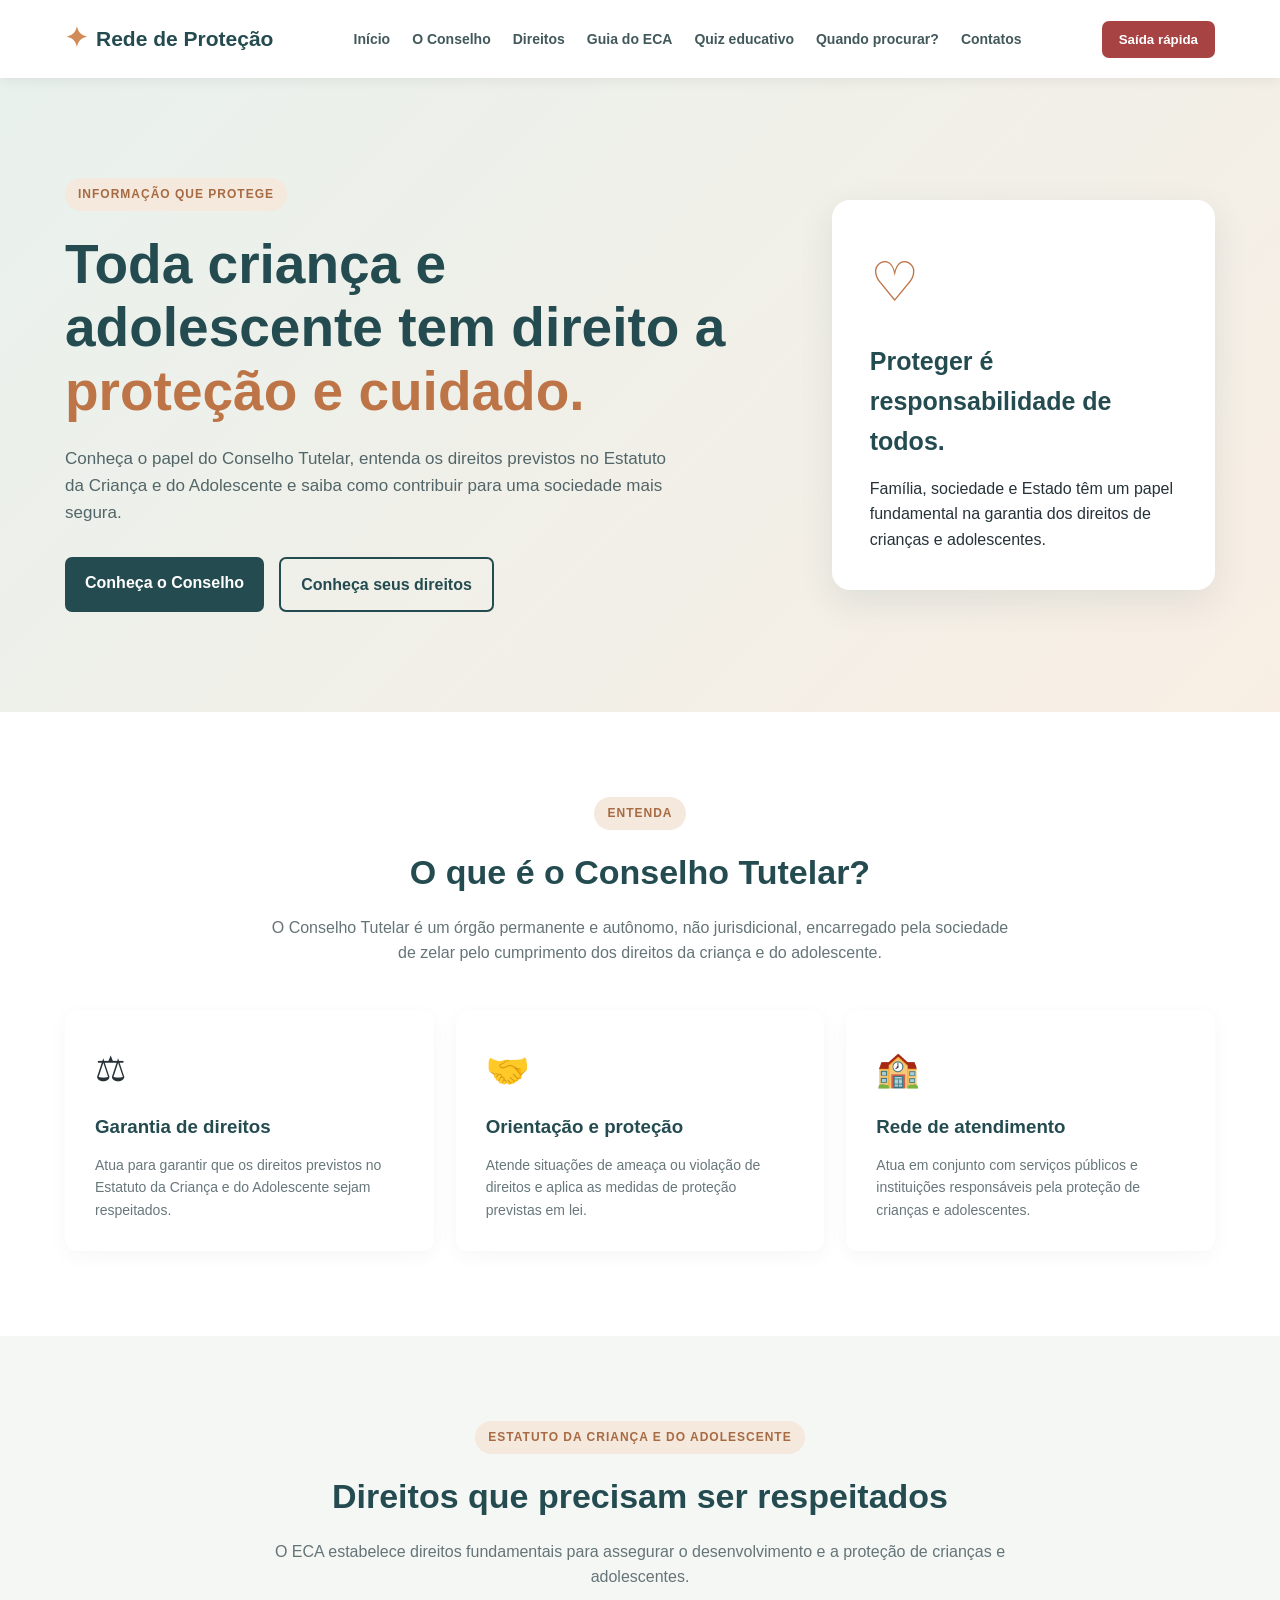
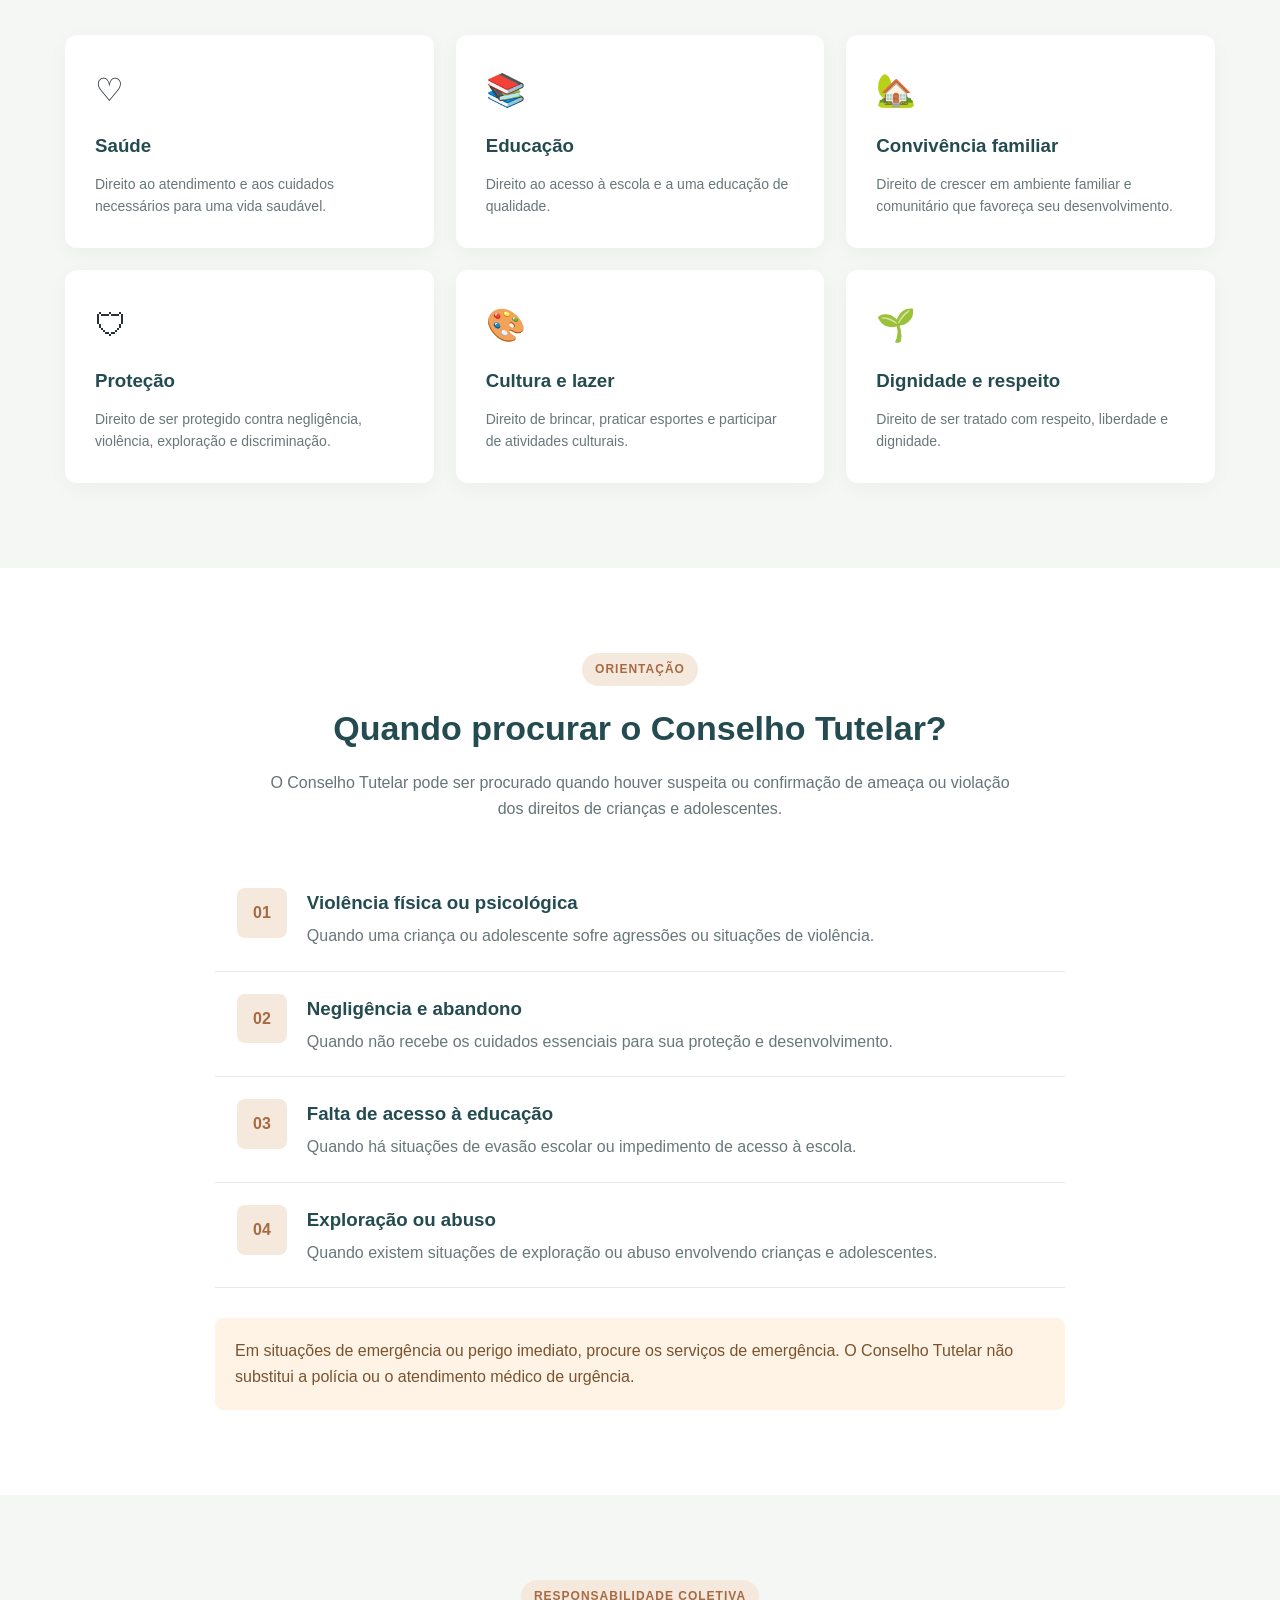
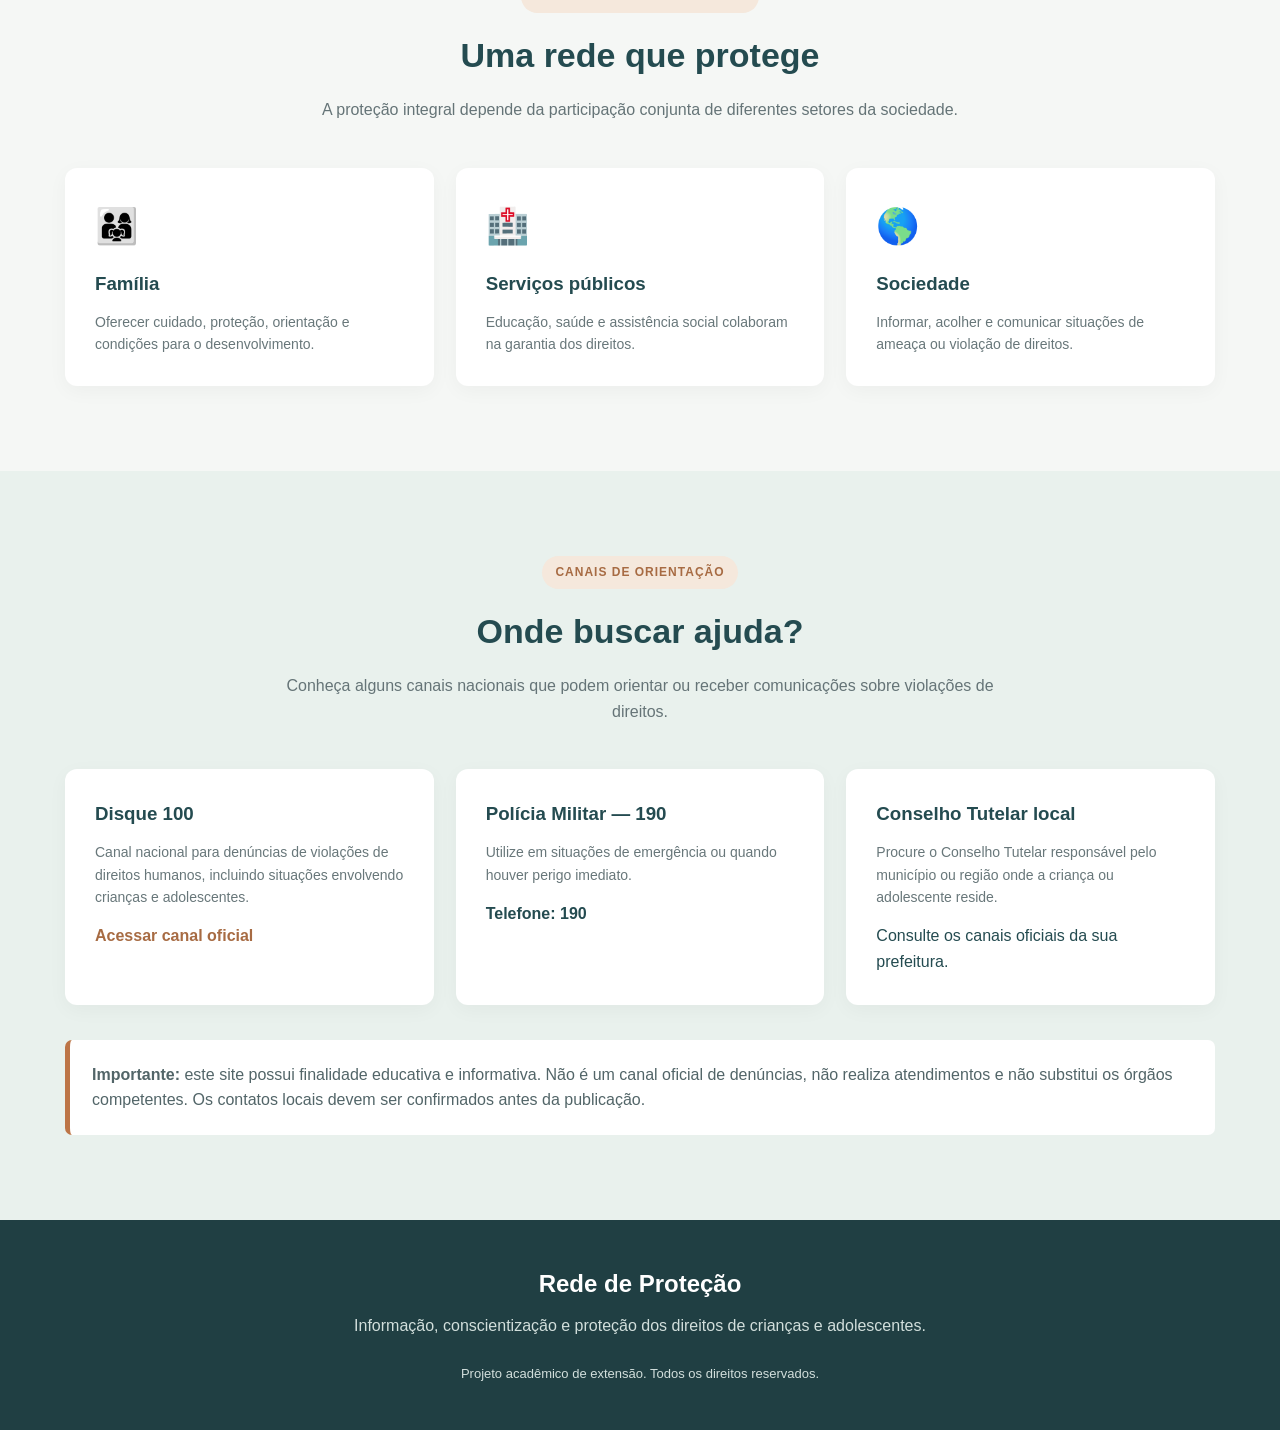
<file: frontend/index.html>
<!DOCTYPE html>
<html lang="pt-BR">
<head>
    <meta charset="UTF-8">
    <meta name="viewport" content="width=device-width, initial-scale=1.0">

    <meta name="description" content="Portal informativo sobre o Conselho Tutelar, os direitos das crianças e dos adolescentes e a rede de proteção.">

    <title>Rede de Proteção | Conselho Tutelar</title>

    <link rel="stylesheet" href="assets/styles.css">
    <script src="assets/script.js" defer></script>
</head>

<body>

    <a href="#conteudo" class="skip-link">
        Pular para o conteúdo
    </a>

    <header class="header">
        <div class="container header-content">

            <a href="#inicio" class="logo">
                <span class="logo-icon">✦</span>
                <span>Rede de Proteção</span>
            </a>

            <button class="menu-toggle"
                    id="menuToggle"
                    aria-label="Abrir menu"
                    aria-expanded="false">
                ☰
            </button>

            
                <nav class="navigation" id="navigation">
                     <a href="#inicio">Início</a>
                     <a href="#conselho">O Conselho</a>
                     <a href="#direitos">Direitos</a>
                     <a href="guia-eca.html">Guia do ECA</a>
                     <a href="quiz.html">Quiz educativo</a>
                     <a href="#quando-procurar">Quando procurar?</a>
                     <a href="#contatos">Contatos</a>
                </nav>


            <button class="quick-exit" id="quickExit">
                Saída rápida
            </button>

        </div>
    </header>

    <main id="conteudo">

        <!-- APRESENTAÇÃO -->
        <section class="hero" id="inicio">
            <div class="container hero-content">

                <div class="hero-text">
                    <span class="tag">Informação que protege</span>

                    <h1>
                        Toda criança e adolescente tem direito a
                        <span>proteção e cuidado.</span>
                    </h1>

                    <p>
                        Conheça o papel do Conselho Tutelar,
                        entenda os direitos previstos no Estatuto
                        da Criança e do Adolescente e saiba como
                        contribuir para uma sociedade mais segura.
                    </p>

                    <div class="hero-buttons">
                        <a href="#conselho" class="button primary">
                            Conheça o Conselho
                        </a>

                        <a href="#direitos" class="button secondary">
                            Conheça seus direitos
                        </a>
                    </div>
                </div>

                <div class="hero-card">
                    <div class="hero-symbol">♡</div>
                    <h2>Proteger é responsabilidade de todos.</h2>
                    <p>
                        Família, sociedade e Estado têm um papel
                        fundamental na garantia dos direitos
                        de crianças e adolescentes.
                    </p>
                </div>

            </div>
        </section>

        <!-- CONSELHO TUTELAR -->
        <section class="section" id="conselho">
            <div class="container">

                <div class="section-heading">
                    <span class="tag">Entenda</span>
                    <h2>O que é o Conselho Tutelar?</h2>

                    <p>
                        O Conselho Tutelar é um órgão permanente e
                        autônomo, não jurisdicional, encarregado pela
                        sociedade de zelar pelo cumprimento dos
                        direitos da criança e do adolescente.
                    </p>
                </div>

                <div class="info-grid">

                    <article class="info-card">
                        <div class="card-icon">⚖</div>
                        <h3>Garantia de direitos</h3>
                        <p>
                            Atua para garantir que os direitos
                            previstos no Estatuto da Criança e do
                            Adolescente sejam respeitados.
                        </p>
                    </article>

                    <article class="info-card">
                        <div class="card-icon">🤝</div>
                        <h3>Orientação e proteção</h3>
                        <p>
                            Atende situações de ameaça ou violação
                            de direitos e aplica as medidas de
                            proteção previstas em lei.
                        </p>
                    </article>

                    <article class="info-card">
                        <div class="card-icon">🏫</div>
                        <h3>Rede de atendimento</h3>
                        <p>
                            Atua em conjunto com serviços públicos
                            e instituições responsáveis pela
                            proteção de crianças e adolescentes.
                        </p>
                    </article>

                </div>

            </div>
        </section>

        <!-- DIREITOS -->
        <section class="section section-light" id="direitos">
            <div class="container">

                <div class="section-heading">
                    <span class="tag">Estatuto da Criança e do Adolescente</span>
                    <h2>Direitos que precisam ser respeitados</h2>

                    <p>
                        O ECA estabelece direitos fundamentais
                        para assegurar o desenvolvimento e a
                        proteção de crianças e adolescentes.
                    </p>
                </div>

                <div class="rights-grid">

                    <article class="right-card">
                        <span>♡</span>
                        <h3>Saúde</h3>
                        <p>
                            Direito ao atendimento e aos cuidados
                            necessários para uma vida saudável.
                        </p>
                    </article>

                    <article class="right-card">
                        <span>📚</span>
                        <h3>Educação</h3>
                        <p>
                            Direito ao acesso à escola e a uma
                            educação de qualidade.
                        </p>
                    </article>

                    <article class="right-card">
                        <span>🏡</span>
                        <h3>Convivência familiar</h3>
                        <p>
                            Direito de crescer em ambiente familiar
                            e comunitário que favoreça seu desenvolvimento.
                        </p>
                    </article>

                    <article class="right-card">
                        <span>🛡</span>
                        <h3>Proteção</h3>
                        <p>
                            Direito de ser protegido contra negligência,
                            violência, exploração e discriminação.
                        </p>
                    </article>

                    <article class="right-card">
                        <span>🎨</span>
                        <h3>Cultura e lazer</h3>
                        <p>
                            Direito de brincar, praticar esportes
                            e participar de atividades culturais.
                        </p>
                    </article>

                    <article class="right-card">
                        <span>🌱</span>
                        <h3>Dignidade e respeito</h3>
                        <p>
                            Direito de ser tratado com respeito,
                            liberdade e dignidade.
                        </p>
                    </article>

                </div>

            </div>
        </section>

        <!-- QUANDO PROCURAR -->
        <section class="section" id="quando-procurar">
            <div class="container">

                <div class="section-heading">
                    <span class="tag">Orientação</span>
                    <h2>Quando procurar o Conselho Tutelar?</h2>

                    <p>
                        O Conselho Tutelar pode ser procurado quando
                        houver suspeita ou confirmação de ameaça
                        ou violação dos direitos de crianças e adolescentes.
                    </p>
                </div>

                <div class="warning-list">

                    <article class="warning-item">
                        <span>01</span>
                        <div>
                            <h3>Violência física ou psicológica</h3>
                            <p>
                                Quando uma criança ou adolescente
                                sofre agressões ou situações de violência.
                            </p>
                        </div>
                    </article>

                    <article class="warning-item">
                        <span>02</span>
                        <div>
                            <h3>Negligência e abandono</h3>
                            <p>
                                Quando não recebe os cuidados
                                essenciais para sua proteção e desenvolvimento.
                            </p>
                        </div>
                    </article>

                    <article class="warning-item">
                        <span>03</span>
                        <div>
                            <h3>Falta de acesso à educação</h3>
                            <p>
                                Quando há situações de evasão escolar
                                ou impedimento de acesso à escola.
                            </p>
                        </div>
                    </article>

                    <article class="warning-item">
                        <span>04</span>
                        <div>
                            <h3>Exploração ou abuso</h3>
                            <p>
                                Quando existem situações de exploração
                                ou abuso envolvendo crianças e adolescentes.
                            </p>
                        </div>
                    </article>

                </div>

                <p class="important-note">
                    Em situações de emergência ou perigo imediato,
                    procure os serviços de emergência. O Conselho
                    Tutelar não substitui a polícia ou o atendimento
                    médico de urgência.
                </p>

            </div>
        </section>

        <!-- REDE DE PROTEÇÃO -->
        <section class="section section-light">
            <div class="container">

                <div class="section-heading">
                    <span class="tag">Responsabilidade coletiva</span>
                    <h2>Uma rede que protege</h2>

                    <p>
                        A proteção integral depende da participação
                        conjunta de diferentes setores da sociedade.
                    </p>
                </div>

                <div class="info-grid">

                    <article class="info-card">
                        <div class="card-icon">👨‍👩‍👧</div>
                        <h3>Família</h3>
                        <p>
                            Oferecer cuidado, proteção, orientação
                            e condições para o desenvolvimento.
                        </p>
                    </article>

                    <article class="info-card">
                        <div class="card-icon">🏥</div>
                        <h3>Serviços públicos</h3>
                        <p>
                            Educação, saúde e assistência social
                            colaboram na garantia dos direitos.
                        </p>
                    </article>

                    <article class="info-card">
                        <div class="card-icon">🌎</div>
                        <h3>Sociedade</h3>
                        <p>
                            Informar, acolher e comunicar situações
                            de ameaça ou violação de direitos.
                        </p>
                    </article>

                </div>

            </div>
        </section>

        <!-- CONTATOS -->
        <section class="section contact-section" id="contatos">
            <div class="container">

                <div class="section-heading">
                    <span class="tag">Canais de orientação</span>
                    <h2>Onde buscar ajuda?</h2>

                    <p>
                        Conheça alguns canais nacionais que podem
                        orientar ou receber comunicações sobre
                        violações de direitos.
                    </p>
                </div>

                <div class="contact-grid">

                    <article class="contact-card">
                        <h3>Disque 100</h3>
                        <p>
                            Canal nacional para denúncias de
                            violações de direitos humanos,
                            incluindo situações envolvendo
                            crianças e adolescentes.
                        </p>
                        <a href="https://www.gov.br/mdh/pt-br/ondh"
                           target="_blank"
                           rel="noopener noreferrer">
                            Acessar canal oficial
                        </a>
                    </article>

                    <article class="contact-card">
                        <h3>Polícia Militar — 190</h3>
                        <p>
                            Utilize em situações de emergência
                            ou quando houver perigo imediato.
                        </p>
                        <strong>Telefone: 190</strong>
                    </article>

                    <article class="contact-card">
                        <h3>Conselho Tutelar local</h3>
                        <p>
                            Procure o Conselho Tutelar responsável
                            pelo município ou região onde a criança
                            ou adolescente reside.
                        </p>
                        <span>
                            Consulte os canais oficiais da sua prefeitura.
                        </span>
                    </article>

                </div>

                <div class="disclaimer">
                    <strong>Importante:</strong>
                    este site possui finalidade educativa e informativa.
                    Não é um canal oficial de denúncias, não realiza
                    atendimentos e não substitui os órgãos competentes.
                    Os contatos locais devem ser confirmados antes da publicação.
                </div>

            </div>
        </section>

    </main>

    <footer class="footer">
        <div class="container">

            <h2>Rede de Proteção</h2>

            <p>
                Informação, conscientização e proteção dos direitos
                de crianças e adolescentes.
            </p>

            <p class="footer-copy">
                Projeto acadêmico de extensão.
                Todos os direitos reservados.
            </p>

        </div>
    </footer>

</body>
</html>
</file>
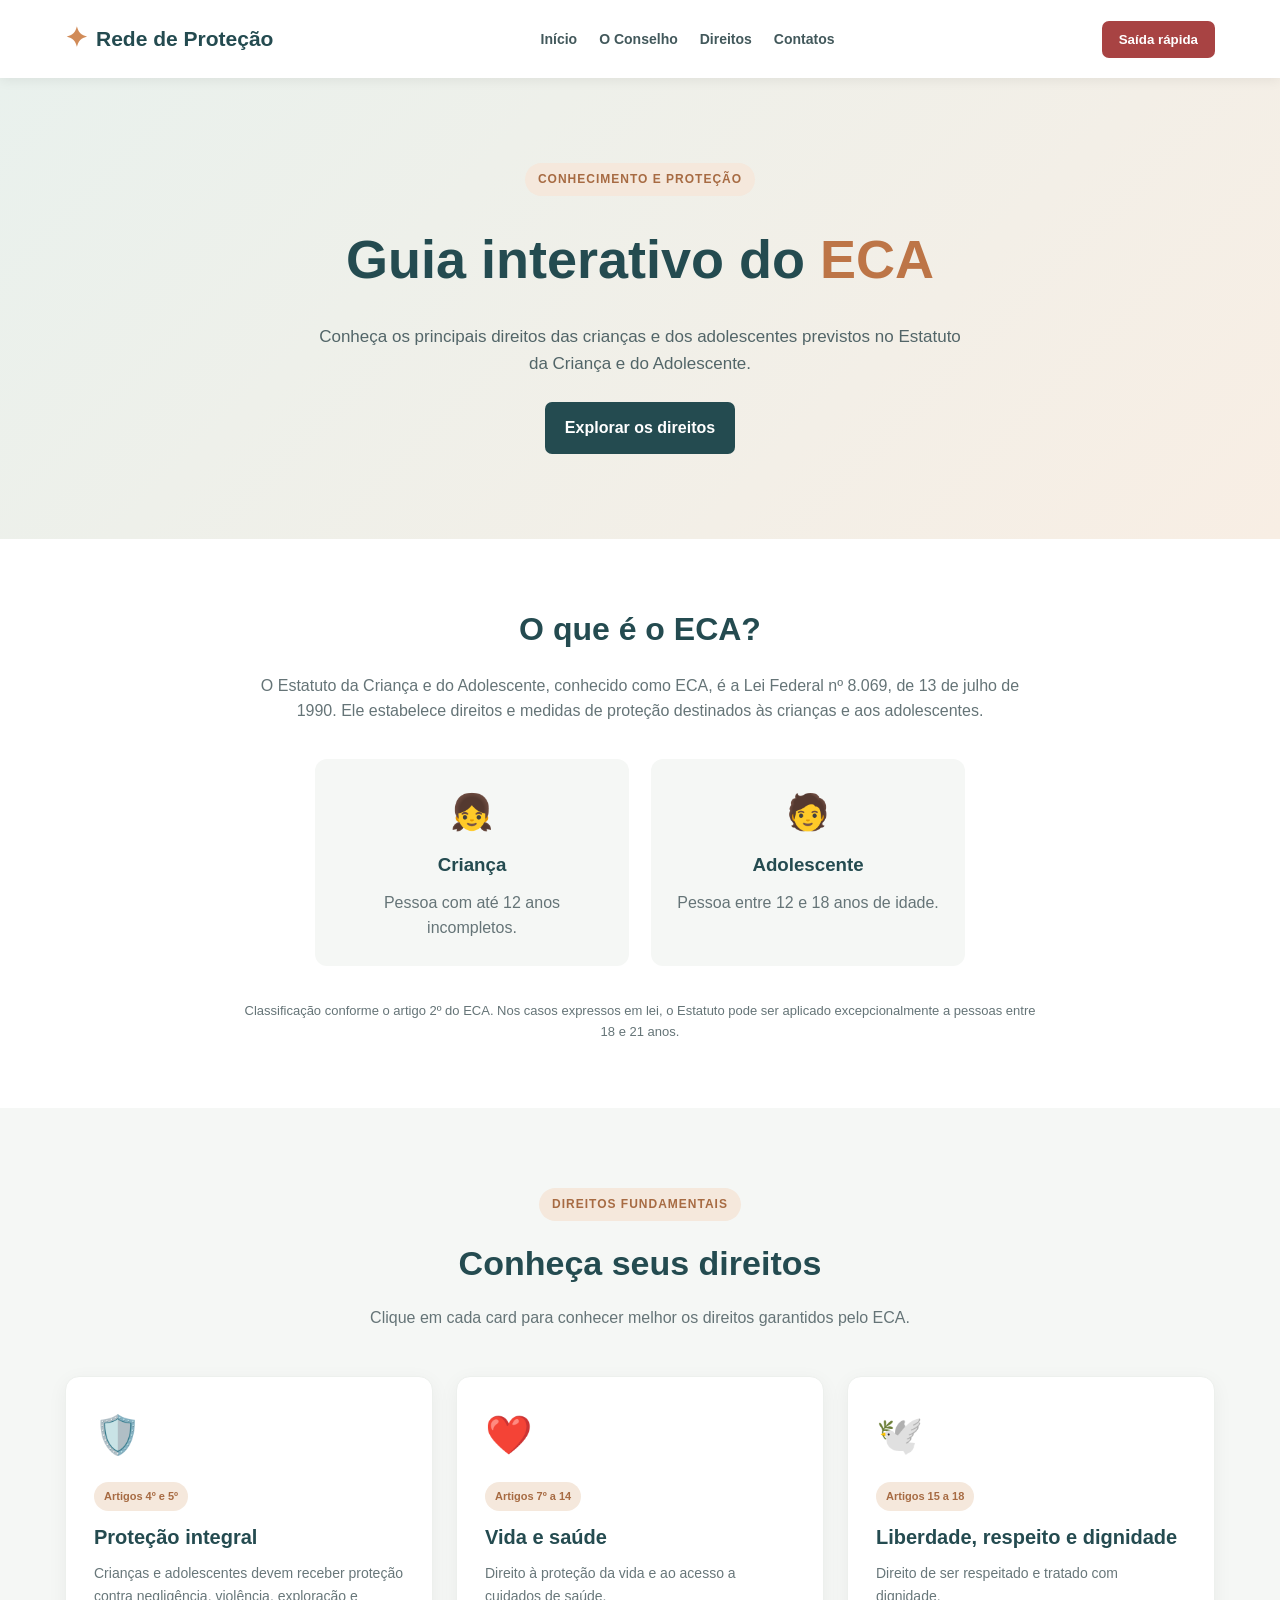
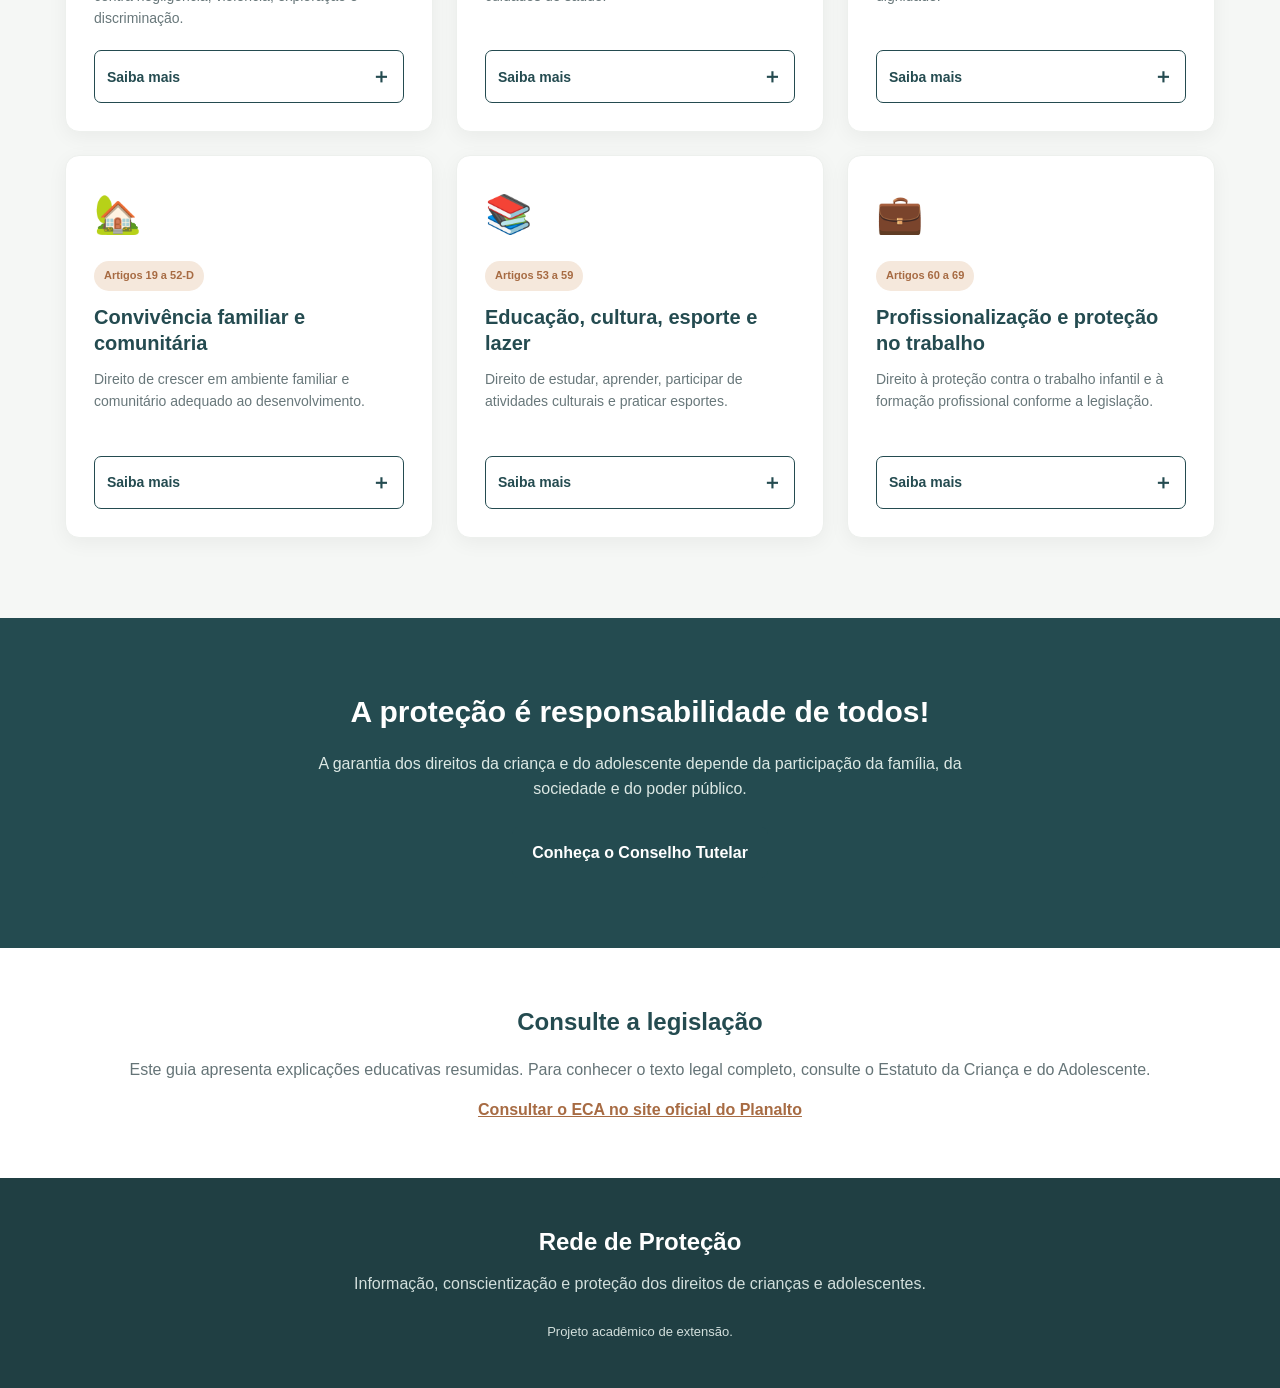
<file: frontend/guia-eca.html>
<!DOCTYPE html>
<html lang="pt-BR">
<head>
    <meta charset="UTF-8">
    <meta name="viewport" content="width=device-width, initial-scale=1.0">

    <meta name="description" content="Guia educativo e interativo sobre os direitos das crianças e dos adolescentes previstos no Estatuto da Criança e do Adolescente.">

    <title>Guia do ECA | Rede de Proteção</title>

    <!-- Estilos gerais do portal -->
    <link rel="stylesheet" href="assets/styles.css">

    <!-- Estilos específicos desta página -->
    <link rel="stylesheet" href="assets/guia-eca.css">

    <!-- Funcionalidades JavaScript -->
    <script src="assets/guia-eca.js" defer></script>
</head>

<body>

    <a href="#conteudo" class="skip-link">
        Pular para o conteúdo
    </a>

    <header class="header">
        <div class="container header-content">

            <a href="index.html" class="logo">
                <span class="logo-icon">✦</span>
                <span>Rede de Proteção</span>
            </a>

            <nav class="navigation" aria-label="Navegação principal">
                <a href="index.html">Início</a>
                <a href="index.html#conselho">O Conselho</a>
                <a href="index.html#direitos">Direitos</a>
                <a href="index.html#contatos">Contatos</a>
            </nav>

            <button class="quick-exit" id="quickExit" type="button">
                Saída rápida
            </button>

        </div>
    </header>

    <main id="conteudo">

        <!-- APRESENTAÇÃO DO GUIA -->

        <section class="guide-hero">

            <div class="container">

                <span class="tag">Conhecimento e proteção</span>

                <h1>
                    Guia interativo do
                    <span>ECA</span>
                </h1>

                <p>
                    Conheça os principais direitos das crianças e
                    dos adolescentes previstos no Estatuto da
                    Criança e do Adolescente.
                </p>

                <a href="#direitos-eca" class="button primary">
                    Explorar os direitos
                </a>

            </div>

        </section>

        <!-- INTRODUÇÃO -->

        <section class="guide-introduction">

            <div class="container">

                <h2>O que é o ECA?</h2>

                <p>
                    O Estatuto da Criança e do Adolescente, conhecido
                    como ECA, é a Lei Federal nº 8.069, de 13 de julho
                    de 1990. Ele estabelece direitos e medidas de
                    proteção destinados às crianças e aos adolescentes.
                </p>

                <div class="age-information">

                    <article>
                        <span>👧</span>
                        <h3>Criança</h3>
                        <p>
                            Pessoa com até 12 anos incompletos.
                        </p>
                    </article>

                    <article>
                        <span>🧑</span>
                        <h3>Adolescente</h3>
                        <p>
                            Pessoa entre 12 e 18 anos de idade.
                        </p>
                    </article>

                </div>

                <p class="legal-note">
                    Classificação conforme o artigo 2º do ECA.
                    Nos casos expressos em lei, o Estatuto pode
                    ser aplicado excepcionalmente a pessoas
                    entre 18 e 21 anos.
                </p>

            </div>

        </section>

        <!-- CARDS INTERATIVOS -->

        <section class="guide-section" id="direitos-eca">

            <div class="container">

                <div class="guide-heading">

                    <span class="tag">Direitos fundamentais</span>

                    <h2>Conheça seus direitos</h2>

                    <p>
                        Clique em cada card para conhecer melhor
                        os direitos garantidos pelo ECA.
                    </p>

                </div>

                <div class="eca-grid">

                    <!-- CARD 1 -->

                    <article class="eca-card">

                        <div class="eca-icon">🛡️</div>

                        <span class="article-number">
                            Artigos 4º e 5º
                        </span>

                        <h3>Proteção integral</h3>

                        <p class="card-summary">
                            Crianças e adolescentes devem receber
                            proteção contra negligência, violência,
                            exploração e discriminação.
                        </p>

                        <div class="card-details" hidden>
                            <h4>O que isso significa?</h4>

                            <p>
                                A família, a comunidade, a sociedade
                                e o poder público têm responsabilidade
                                na garantia dos direitos das crianças
                                e dos adolescentes, com prioridade
                                absoluta.
                            </p>

                            <h4>Exemplo prático</h4>

                            <p>
                                Uma criança não deve ser submetida
                                a situações de abandono, violência
                                ou exploração. A proteção deve ser
                                assegurada por todos.
                            </p>
                        </div>

                        <button class="card-button"
                                type="button"
                                aria-expanded="false">
                            Saiba mais
                            <span aria-hidden="true">＋</span>
                        </button>

                    </article>

                    <!-- CARD 2 -->

                    <article class="eca-card">

                        <div class="eca-icon">❤️</div>

                        <span class="article-number">
                            Artigos 7º a 14
                        </span>

                        <h3>Vida e saúde</h3>

                        <p class="card-summary">
                            Direito à proteção da vida e ao acesso
                            a cuidados de saúde.
                        </p>

                        <div class="card-details" hidden>
                            <h4>O que isso significa?</h4>

                            <p>
                                Crianças e adolescentes têm direito
                                a condições dignas de existência,
                                proteção à saúde e acesso às ações
                                e aos serviços de saúde.
                            </p>

                            <h4>Exemplo prático</h4>

                            <p>
                                Ter acesso a consultas médicas,
                                vacinação, acompanhamento de saúde
                                e atendimento adequado às suas
                                necessidades.
                            </p>
                        </div>

                        <button class="card-button"
                                type="button"
                                aria-expanded="false">
                            Saiba mais
                            <span aria-hidden="true">＋</span>
                        </button>

                    </article>

                    <!-- CARD 3 -->

                    <article class="eca-card">

                        <div class="eca-icon">🕊️</div>

                        <span class="article-number">
                            Artigos 15 a 18
                        </span>

                        <h3>Liberdade, respeito e dignidade</h3>

                        <p class="card-summary">
                            Direito de ser respeitado e tratado
                            com dignidade.
                        </p>

                        <div class="card-details" hidden>
                            <h4>O que isso significa?</h4>

                            <p>
                                Crianças e adolescentes são sujeitos
                                de direitos. Sua integridade física,
                                psicológica e moral deve ser respeitada.
                            </p>

                            <h4>Exemplo prático</h4>

                            <p>
                                Respeitar sua opinião, identidade,
                                privacidade e individualidade,
                                sem humilhações ou tratamentos
                                violentos.
                            </p>
                        </div>

                        <button class="card-button"
                                type="button"
                                aria-expanded="false">
                            Saiba mais
                            <span aria-hidden="true">＋</span>
                        </button>

                    </article>

                    <!-- CARD 4 -->

                    <article class="eca-card">

                        <div class="eca-icon">🏡</div>

                        <span class="article-number">
                            Artigos 19 a 52-D
                        </span>

                        <h3>Convivência familiar e comunitária</h3>

                        <p class="card-summary">
                            Direito de crescer em ambiente familiar
                            e comunitário adequado ao desenvolvimento.
                        </p>

                        <div class="card-details" hidden>
                            <h4>O que isso significa?</h4>

                            <p>
                                A criança e o adolescente têm direito
                                à convivência familiar e comunitária,
                                em ambiente que garanta seu
                                desenvolvimento integral.
                            </p>

                            <h4>Exemplo prático</h4>

                            <p>
                                Ter vínculos familiares e participar
                                da comunidade em condições de cuidado,
                                segurança e respeito.
                            </p>
                        </div>

                        <button class="card-button"
                                type="button"
                                aria-expanded="false">
                            Saiba mais
                            <span aria-hidden="true">＋</span>
                        </button>

                    </article>

                    <!-- CARD 5 -->

                    <article class="eca-card">

                        <div class="eca-icon">📚</div>

                        <span class="article-number">
                            Artigos 53 a 59
                        </span>

                        <h3>Educação, cultura, esporte e lazer</h3>

                        <p class="card-summary">
                            Direito de estudar, aprender,
                            participar de atividades culturais
                            e praticar esportes.
                        </p>

                        <div class="card-details" hidden>
                            <h4>O que isso significa?</h4>

                            <p>
                                O ECA assegura o direito à educação
                                e ao desenvolvimento, incluindo
                                oportunidades de cultura, esporte
                                e lazer.
                            </p>

                            <h4>Exemplo prático</h4>

                            <p>
                                Ter acesso à escola, ser respeitado
                                pelos educadores e participar de
                                atividades esportivas e culturais.
                            </p>
                        </div>

                        <button class="card-button"
                                type="button"
                                aria-expanded="false">
                            Saiba mais
                            <span aria-hidden="true">＋</span>
                        </button>

                    </article>

                    <!-- CARD 6 -->

                    <article class="eca-card">

                        <div class="eca-icon">💼</div>

                        <span class="article-number">
                            Artigos 60 a 69
                        </span>

                        <h3>Profissionalização e proteção no trabalho</h3>

                        <p class="card-summary">
                            Direito à proteção contra o trabalho
                            infantil e à formação profissional
                            conforme a legislação.
                        </p>

                        <div class="card-details" hidden>
                            <h4>O que isso significa?</h4>

                            <p>
                                O trabalho de adolescentes deve
                                respeitar as condições e restrições
                                estabelecidas pela legislação,
                                protegendo sua saúde, educação
                                e desenvolvimento.
                            </p>

                            <h4>Exemplo prático</h4>

                            <p>
                                A aprendizagem profissional deve
                                observar as regras legais e não
                                pode prejudicar a frequência escolar
                                ou o desenvolvimento do adolescente.
                            </p>
                        </div>

                        <button class="card-button"
                                type="button"
                                aria-expanded="false">
                            Saiba mais
                            <span aria-hidden="true">＋</span>
                        </button>

                    </article>

                </div>

            </div>

        </section>

        <!-- RESPONSABILIDADE DE TODOS -->

        <section class="responsibility-section">

            <div class="container">

                <h2>A proteção é responsabilidade de todos!</h2>

                <p>
                    A garantia dos direitos da criança e do adolescente
                    depende da participação da família, da sociedade
                    e do poder público.
                </p>

                <a href="index.html#conselho"
                   class="button primary">
                    Conheça o Conselho Tutelar
                </a>

            </div>

        </section>

        <!-- FONTE LEGAL -->

        <section class="guide-source">

            <div class="container">

                <h2>Consulte a legislação</h2>

                <p>
                    Este guia apresenta explicações educativas
                    resumidas. Para conhecer o texto legal completo,
                    consulte o Estatuto da Criança e do Adolescente.
                </p>

                <a href="https://www.planalto.gov.br/ccivil_03/leis/l8069compilado.htm"
                   target="_blank"
                   rel="noopener noreferrer">
                    Consultar o ECA no site oficial do Planalto
                </a>

            </div>

        </section>

    </main>

    <footer class="footer">

        <div class="container">

            <h2>Rede de Proteção</h2>

            <p>
                Informação, conscientização e proteção dos direitos
                de crianças e adolescentes.
            </p>

            <p class="footer-copy">
                Projeto acadêmico de extensão.
            </p>

        </div>

    </footer>

</body>
</html>
</file>
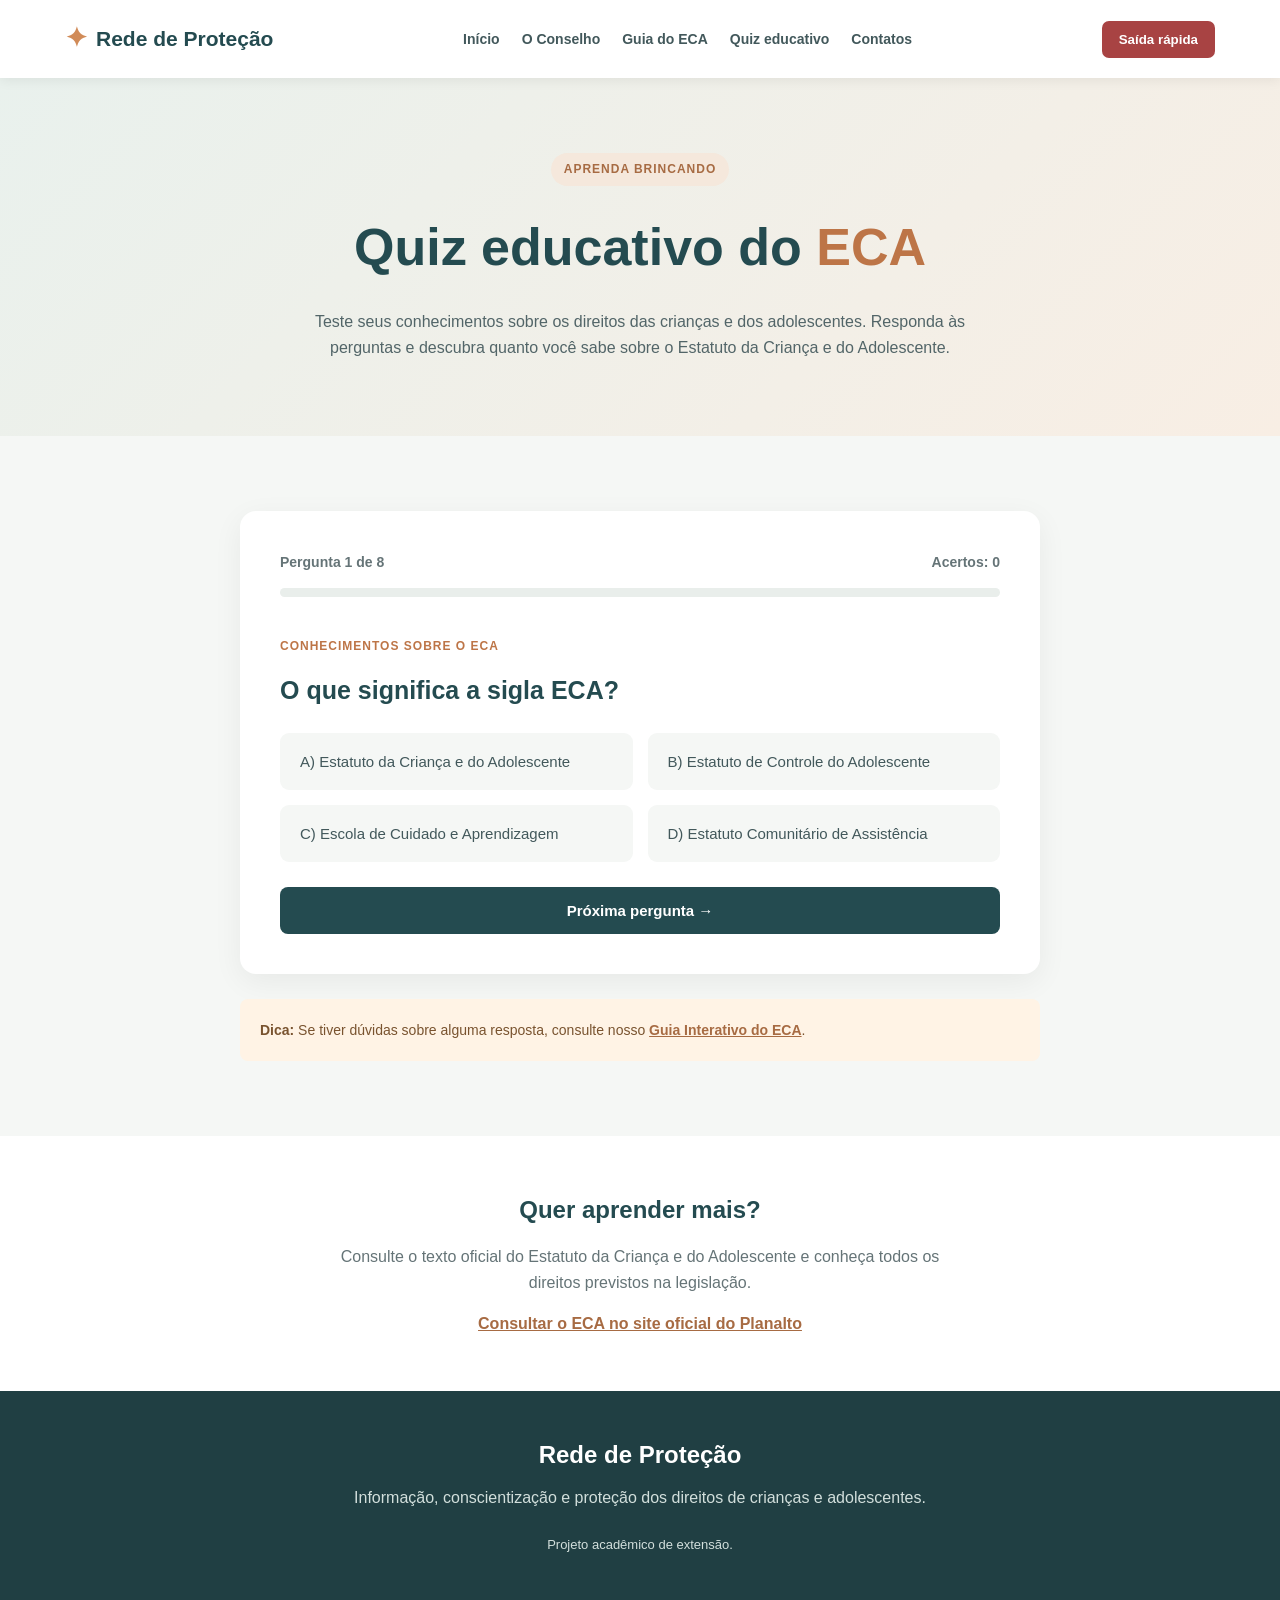
<file: frontend/quiz.html>
<!DOCTYPE html>
<html lang="pt-BR">

<head>
    <meta charset="UTF-8">
    <meta name="viewport" content="width=device-width, initial-scale=1.0">

    <meta name="description" content="Teste seus conhecimentos sobre o Estatuto da Criança e do Adolescente com o Quiz Educativo do ECA.">

    <title>Quiz do ECA | Rede de Proteção</title>

    <!-- CSS principal -->
    <link rel="stylesheet" href="assets/styles.css">

    <!-- CSS específico do quiz -->
    <link rel="stylesheet" href="assets/quiz.css">

    <!-- JavaScript do quiz -->
    <script src="assets/quiz.js" defer></script>
</head>

<body>

    <a href="#conteudo" class="skip-link">
        Pular para o conteúdo
    </a>

    <!-- CABEÇALHO -->

    <header class="header">

        <div class="container header-content">

            <a href="index.html" class="logo">
                <span class="logo-icon">✦</span>
                <span>Rede de Proteção</span>
            </a>

            <nav class="navigation" aria-label="Navegação principal">
                <a href="index.html">Início</a>
                <a href="index.html#conselho">O Conselho</a>
                <a href="guia-eca.html">Guia do ECA</a>
                <a href="quiz.html">Quiz educativo</a>
                <a href="index.html#contatos">Contatos</a>
            </nav>

            <button class="quick-exit" id="quickExit" type="button">
                Saída rápida
            </button>

        </div>

    </header>

    <main id="conteudo">

        <!-- APRESENTAÇÃO -->

        <section class="quiz-hero">

            <div class="container">

                <span class="tag">Aprenda brincando</span>

                <h1>
                    Quiz educativo do
                    <span>ECA</span>
                </h1>

                <p>
                    Teste seus conhecimentos sobre os direitos
                    das crianças e dos adolescentes.
                    Responda às perguntas e descubra quanto
                    você sabe sobre o Estatuto da Criança
                    e do Adolescente.
                </p>

            </div>

        </section>

        <!-- QUESTIONÁRIO -->

        <section class="quiz-section">

            <div class="container">

                <div class="quiz-card" id="quizCard">

                    <!-- PROGRESSO -->

                    <div class="quiz-top">

                        <span id="questionCounter">
                            Pergunta 1 de 8
                        </span>

                        <span id="scoreCounter">
                            Acertos: 0
                        </span>

                    </div>

                    <div class="progress-container"
                         role="progressbar"
                         aria-label="Progresso do questionário"
                         aria-valuemin="0"
                         aria-valuemax="8"
                         aria-valuenow="0"
                         id="progressContainer">

                        <div class="progress-bar" id="progressBar"></div>

                    </div>

                    <!-- PERGUNTA -->

                    <div id="questionArea">

                        <span class="question-label">
                            Conhecimentos sobre o ECA
                        </span>

                        <h2 id="questionText">
                            Carregando pergunta...
                        </h2>

                        <div class="answers-grid" id="answersArea">
                        </div>

                        <!-- FEEDBACK -->

                        <div id="feedback"
                             class="feedback"
                             role="status"
                             aria-live="polite"
                             hidden>

                            <h3 id="feedbackTitle"></h3>

                            <p id="feedbackText"></p>

                        </div>

                        <button id="nextButton"
                                class="next-button"
                                type="button"
                                hidden>

                            Próxima pergunta →

                        </button>

                    </div>

                    <!-- RESULTADO FINAL -->

                    <div id="resultArea" hidden>

                        <div class="result-icon">🏆</div>

                        <span class="question-label">
                            Resultado do questionário
                        </span>

                        <h2 id="resultTitle">
                            Quiz concluído!
                        </h2>

                        <p id="resultMessage"></p>

                        <div class="result-score">
                            <span id="finalScore">0</span>
                            <small>de 8 acertos</small>
                        </div>

                        <p id="resultPercentage"></p>

                        <button id="restartButton"
                                class="next-button"
                                type="button">

                            Refazer o quiz

                        </button>

                    </div>

                </div>

                <div class="quiz-tip">

                    <strong>Dica:</strong>

                    Se tiver dúvidas sobre alguma resposta,
                    consulte nosso
                    <a href="guia-eca.html">Guia Interativo do ECA</a>.

                </div>

            </div>

        </section>

        <!-- FONTE -->

        <section class="quiz-source">

            <div class="container">

                <h2>Quer aprender mais?</h2>

                <p>
                    Consulte o texto oficial do Estatuto da Criança
                    e do Adolescente e conheça todos os direitos
                    previstos na legislação.
                </p>

                <a href="https://www.planalto.gov.br/ccivil_03/leis/l8069compilado.htm"
                   target="_blank"
                   rel="noopener noreferrer">

                    Consultar o ECA no site oficial do Planalto

                </a>

            </div>

        </section>

    </main>

    <!-- RODAPÉ -->

    <footer class="footer">

        <div class="container">

            <h2>Rede de Proteção</h2>

            <p>
                Informação, conscientização e proteção dos direitos
                de crianças e adolescentes.
            </p>

            <p class="footer-copy">
                Projeto acadêmico de extensão.
            </p>

        </div>

    </footer>

</body>

</html>
</file>
<file: frontend/assets/styles.css>
/* CONFIGURAÇÕES GERAIS */

* {
    margin: 0;
    padding: 0;
    box-sizing: border-box;
}

html {
    scroll-behavior: smooth;
}

body {
    font-family: Arial, Helvetica, sans-serif;
    color: #263238;
    line-height: 1.6;
}

.container {
    width: 90%;
    max-width: 1150px;
    margin: auto;
}

a {
    text-decoration: none;
    color: inherit;
}

button {
    font-family: inherit;
    cursor: pointer;
}

/* ACESSIBILIDADE */

.skip-link {
    position: absolute;
    left: -9999px;
    top: 10px;
    background: white;
    padding: 12px;
    z-index: 1000;
}

.skip-link:focus {
    left: 10px;
}

/* CABEÇALHO */

.header {
    background: #ffffff;
    box-shadow: 0 2px 12px rgba(0, 0, 0, 0.07);
    position: sticky;
    top: 0;
    z-index: 100;
}

.header-content {
    min-height: 78px;
    display: flex;
    align-items: center;
    justify-content: space-between;
    gap: 20px;
}

.logo {
    font-size: 21px;
    font-weight: bold;
    color: #244b50;
    display: flex;
    align-items: center;
    gap: 8px;
}

.logo-icon {
    color: #d18b58;
    font-size: 27px;
}

.navigation {
    display: flex;
    gap: 22px;
}

.navigation a {
    font-size: 14px;
    font-weight: bold;
    color: #42585b;
    transition: 0.3s;
}

.navigation a:hover {
    color: #bd7547;
}

.menu-toggle {
    display: none;
    border: none;
    background: transparent;
    font-size: 27px;
    color: #244b50;
}

.quick-exit {
    background: #a84343;
    color: white;
    border: none;
    padding: 11px 17px;
    border-radius: 7px;
    font-weight: bold;
    transition: 0.3s;
}

.quick-exit:hover {
    background: #813333;
}

/* APRESENTAÇÃO */

.hero {
    background: linear-gradient(135deg, #e9f1ed, #f8eee4);
    padding: 100px 0;
}

.hero-content {
    display: grid;
    grid-template-columns: 1.3fr 0.7fr;
    align-items: center;
    gap: 55px;
}

.tag {
    display: inline-block;
    color: #a76b43;
    background: #f5e8dc;
    padding: 7px 13px;
    border-radius: 20px;
    font-size: 12px;
    font-weight: bold;
    text-transform: uppercase;
    letter-spacing: 1px;
}

.hero h1 {
    font-size: clamp(35px, 5vw, 55px);
    line-height: 1.15;
    color: #244b50;
    margin: 22px 0;
}

.hero h1 span {
    color: #bd7547;
}

.hero-text p {
    font-size: 17px;
    color: #526568;
    max-width: 620px;
}

.hero-buttons {
    display: flex;
    gap: 15px;
    flex-wrap: wrap;
    margin-top: 30px;
}

.button {
    display: inline-block;
    padding: 13px 20px;
    border-radius: 7px;
    font-weight: bold;
    transition: 0.3s;
}

.primary {
    background: #244b50;
    color: white;
}

.primary:hover {
    background: #18383c;
}

.secondary {
    border: 2px solid #244b50;
    color: #244b50;
}

.secondary:hover {
    background: #244b50;
    color: white;
}

.hero-card {
    background: white;
    padding: 38px;
    border-radius: 18px;
    box-shadow: 0 12px 35px rgba(36, 75, 80, 0.10);
}

.hero-symbol {
    font-size: 55px;
    color: #bd7547;
}

.hero-card h2 {
    color: #244b50;
    font-size: 25px;
    margin: 15px 0;
}

/* SEÇÕES */

.section {
    padding: 85px 0;
}

.section-light {
    background: #f5f7f5;
}

.section-heading {
    text-align: center;
    max-width: 750px;
    margin: 0 auto 45px;
}

.section-heading h2 {
    color: #244b50;
    font-size: 34px;
    margin: 15px 0;
}

.section-heading p {
    color: #657477;
}

/* CARDS */

.info-grid,
.rights-grid,
.contact-grid {
    display: grid;
    grid-template-columns: repeat(3, 1fr);
    gap: 22px;
}

.info-card,
.right-card,
.contact-card {
    background: white;
    border-radius: 12px;
    padding: 30px;
    box-shadow: 0 5px 20px rgba(0, 0, 0, 0.04);
    transition: transform 0.3s;
}

.info-card:hover,
.right-card:hover,
.contact-card:hover {
    transform: translateY(-5px);
}

.card-icon {
    font-size: 35px;
    margin-bottom: 15px;
}

.info-card h3,
.right-card h3,
.contact-card h3 {
    color: #244b50;
    margin-bottom: 12px;
}

.info-card p,
.right-card p,
.contact-card p {
    color: #68777a;
    font-size: 14px;
}

/* DIREITOS */

.rights-grid {
    grid-template-columns: repeat(3, 1fr);
}

.right-card span {
    font-size: 32px;
    display: inline-block;
    margin-bottom: 15px;
}

/* SITUAÇÕES DE PROTEÇÃO */

.warning-list {
    max-width: 850px;
    margin: auto;
}

.warning-item {
    display: flex;
    align-items: flex-start;
    gap: 20px;
    padding: 22px;
    border-bottom: 1px solid #e5e9e7;
}

.warning-item > span {
    background: #f5e8dc;
    color: #a76b43;
    padding: 12px 16px;
    border-radius: 8px;
    font-weight: bold;
}

.warning-item h3 {
    color: #244b50;
    margin-bottom: 5px;
}

.warning-item p {
    color: #68777a;
}

.important-note {
    background: #fff3e5;
    color: #79532f;
    padding: 20px;
    border-radius: 8px;
    max-width: 850px;
    margin: 30px auto 0;
}

/* CONTATOS */

.contact-section {
    background: #e9f1ed;
}

.contact-card a {
    display: inline-block;
    margin-top: 15px;
    color: #a76b43;
    font-weight: bold;
}

.contact-card strong,
.contact-card > span {
    display: inline-block;
    margin-top: 15px;
    color: #244b50;
}

.disclaimer {
    margin-top: 35px;
    background: white;
    border-left: 5px solid #bd7547;
    padding: 22px;
    border-radius: 7px;
    color: #526568;
}

/* RODAPÉ */

.footer {
    background: #203f43;
    color: white;
    text-align: center;
    padding: 45px 0;
}

.footer h2 {
    margin-bottom: 10px;
}

.footer p {
    color: #d2dfdc;
}

.footer-copy {
    margin-top: 25px;
    font-size: 13px;
}

/* RESPONSIVIDADE */

@media (max-width: 900px) {

    .navigation {
        gap: 12px;
    }

    .navigation a {
        font-size: 12px;
    }

    .hero-content {
        gap: 25px;
    }

    .info-grid,
    .rights-grid,
    .contact-grid {
        grid-template-columns: repeat(2, 1fr);
    }
}

@media (max-width: 700px) {

    .header-content {
        flex-wrap: wrap;
        padding: 15px 0;
    }

    .menu-toggle {
        display: block;
        margin-left: auto;
    }

    .navigation {
        display: none;
        width: 100%;
        flex-direction: column;
        gap: 0;
        order: 4;
    }

    .navigation.active {
        display: flex;
    }

    .navigation a {
        padding: 12px 0;
        border-top: 1px solid #eeeeee;
        font-size: 15px;
    }

    .quick-exit {
        order: 3;
    }

    .hero {
        padding: 65px 0;
    }

    .hero-content {
        grid-template-columns: 1fr;
    }

    .hero-card {
        padding: 25px;
    }

    .section {
        padding: 60px 0;
    }

    .section-heading h2 {
        font-size: 28px;
    }

    .info-grid,
    .rights-grid,
    .contact-grid {
        grid-template-columns: 1fr;
    }

    .warning-item {
        padding: 18px 0;
    }

    .hero-buttons {
        flex-direction: column;
    }

    .hero-buttons .button {
        text-align: center;
    }
}
</file>
<file: frontend/assets/guia-eca.css>
/* APRESENTAÇÃO DO GUIA */

.guide-hero {
    background: linear-gradient(135deg, #e9f1ed, #f8eee4);
    padding: 85px 0;
    text-align: center;
}

.guide-hero h1 {
    color: #244b50;
    font-size: clamp(36px, 5vw, 54px);
    margin: 20px 0;
}

.guide-hero h1 span {
    color: #bd7547;
}

.guide-hero p {
    max-width: 650px;
    margin: 0 auto 25px;
    color: #526568;
    font-size: 17px;
}

/* INTRODUÇÃO */

.guide-introduction {
    padding: 65px 0;
    text-align: center;
}

.guide-introduction h2 {
    color: #244b50;
    font-size: 32px;
    margin-bottom: 18px;
}

.guide-introduction > .container > p {
    max-width: 800px;
    margin: 0 auto;
    color: #657477;
}

.age-information {
    display: grid;
    grid-template-columns: repeat(2, 1fr);
    gap: 22px;
    max-width: 650px;
    margin: 35px auto;
}

.age-information article {
    padding: 25px;
    background: #f5f7f5;
    border-radius: 12px;
}

.age-information article span {
    font-size: 35px;
}

.age-information h3 {
    color: #244b50;
    margin: 10px 0;
}

.age-information p {
    color: #657477;
}

.legal-note {
    font-size: 13px;
}

/* SEÇÃO DOS DIREITOS */

.guide-section {
    background: #f5f7f5;
    padding: 80px 0;
}

.guide-heading {
    text-align: center;
    margin-bottom: 45px;
}

.guide-heading h2 {
    color: #244b50;
    font-size: 34px;
    margin: 15px 0;
}

.guide-heading p {
    color: #657477;
}

/* GRID DE CARDS */

.eca-grid {
    display: grid;
    grid-template-columns: repeat(3, 1fr);
    gap: 23px;
    align-items: start;
}

/* CARD INDIVIDUAL */

.eca-card {
    background: #ffffff;
    padding: 28px;
    border-radius: 14px;
    box-shadow: 0 5px 20px rgba(0, 0, 0, 0.05);
    border: 1px solid #edf0ed;
    transition: transform 0.3s, box-shadow 0.3s;
}

.eca-card:hover {
    transform: translateY(-5px);
    box-shadow: 0 10px 25px rgba(36, 75, 80, 0.10);
}

.eca-icon {
    font-size: 38px;
    margin-bottom: 16px;
}

.article-number {
    display: inline-block;
    background: #f5e8dc;
    color: #a76b43;
    padding: 6px 10px;
    border-radius: 20px;
    font-size: 11px;
    font-weight: bold;
    margin-bottom: 13px;
}

.eca-card h3 {
    color: #244b50;
    font-size: 20px;
    line-height: 1.3;
    margin-bottom: 12px;
}

.card-summary {
    color: #68777a;
    font-size: 14px;
    min-height: 68px;
}

/* CONTEÚDO EXPANDIDO */

.card-details {
    border-top: 1px solid #e7ece9;
    margin-top: 20px;
    padding-top: 18px;
}

.card-details h4 {
    color: #244b50;
    margin: 12px 0 6px;
    font-size: 15px;
}

.card-details p {
    color: #68777a;
    font-size: 14px;
}

/* BOTÃO DO CARD */

.card-button {
    width: 100%;
    margin-top: 20px;
    padding: 12px;
    border: 1px solid #244b50;
    border-radius: 7px;
    background: white;
    color: #244b50;
    font-size: 14px;
    font-weight: bold;
    display: flex;
    align-items: center;
    justify-content: space-between;
    transition: 0.3s;
}

.card-button:hover {
    background: #244b50;
    color: white;
}

.card-button span {
    font-size: 20px;
}

/* RESPONSABILIDADE */

.responsibility-section {
    background: #244b50;
    color: white;
    text-align: center;
    padding: 70px 20px;
}

.responsibility-section h2 {
    font-size: 30px;
    margin-bottom: 15px;
}

.responsibility-section p {
    max-width: 650px;
    margin: 0 auto 25px;
    color: #dce8e4;
}

/* FONTE LEGAL */

.guide-source {
    padding: 55px 0;
    text-align: center;
}

.guide-source h2 {
    color: #244b50;
    margin-bottom: 15px;
}

.guide-source p {
    color: #657477;
    margin-bottom: 15px;
}

.guide-source a {
    color: #a76b43;
    font-weight: bold;
    text-decoration: underline;
}

/* FOCO DE ACESSIBILIDADE */

.card-button:focus-visible,
.guide-source a:focus-visible,
.guide-hero a:focus-visible {
    outline: 3px solid #bd7547;
    outline-offset: 4px;
}

/* TABLETS */

@media (max-width: 900px) {

    .eca-grid {
        grid-template-columns: repeat(2, 1fr);
    }

}

/* CELULARES */

@media (max-width: 600px) {

    .guide-hero {
        padding: 60px 0;
    }

    .guide-introduction,
    .guide-section {
        padding: 55px 0;
    }

    .age-information {
        grid-template-columns: 1fr;
    }

    .eca-grid {
        grid-template-columns: 1fr;
    }

    .guide-heading h2 {
        font-size: 28px;
    }

    .responsibility-section h2 {
        font-size: 25px;
    }

}
</file>
<file: frontend/assets/quiz.css>
/* APRESENTAÇÃO DO QUIZ */

.quiz-hero {
    background: linear-gradient(135deg, #e9f1ed, #f8eee4);
    padding: 75px 0;
    text-align: center;
}

.quiz-hero h1 {
    color: #244b50;
    font-size: clamp(36px, 5vw, 52px);
    margin: 20px 0;
}

.quiz-hero h1 span {
    color: #bd7547;
}

.quiz-hero p {
    max-width: 700px;
    margin: auto;
    color: #526568;
    font-size: 16px;
}

/* ÁREA DO QUESTIONÁRIO */

.quiz-section {
    padding: 75px 0;
    background: #f5f7f5;
}

.quiz-card {
    max-width: 800px;
    margin: auto;
    background: white;
    padding: 40px;
    border-radius: 16px;
    box-shadow: 0 8px 30px rgba(0, 0, 0, 0.06);
}

/* INFORMAÇÕES SUPERIORES */

.quiz-top {
    display: flex;
    justify-content: space-between;
    gap: 15px;
    color: #657477;
    font-size: 14px;
    font-weight: bold;
    margin-bottom: 15px;
}

/* BARRA DE PROGRESSO */

.progress-container {
    height: 9px;
    background: #e9eeeb;
    border-radius: 20px;
    overflow: hidden;
    margin-bottom: 35px;
}

.progress-bar {
    width: 0%;
    height: 100%;
    background: #bd7547;
    border-radius: 20px;
    transition: width 0.3s ease;
}

/* PERGUNTAS */

.question-label {
    color: #bd7547;
    font-size: 12px;
    font-weight: bold;
    text-transform: uppercase;
    letter-spacing: 1px;
}

#questionText {
    color: #244b50;
    font-size: 25px;
    line-height: 1.4;
    margin: 15px 0 25px;
}

/* ALTERNATIVAS */

.answers-grid {
    display: grid;
    grid-template-columns: 1fr 1fr;
    gap: 15px;
}

.answer-button {
    background: #f5f7f5;
    color: #42585b;
    border: 2px solid transparent;
    border-radius: 9px;
    padding: 18px;
    font-size: 15px;
    text-align: left;
    cursor: pointer;
    transition: 0.2s;
}

.answer-button:hover:not(:disabled) {
    border-color: #bd7547;
    background: #fffaf5;
}

.answer-button:focus-visible {
    outline: 3px solid #bd7547;
    outline-offset: 3px;
}

.answer-button:disabled {
    cursor: default;
    opacity: 1;
}

.answer-button.correct {
    border-color: #33845b;
    background: #e9f5ed;
    color: #24603f;
}

.answer-button.incorrect {
    border-color: #bd5555;
    background: #fff0f0;
    color: #963d3d;
}

/* FEEDBACK */

.feedback {
    margin-top: 25px;
    padding: 20px;
    border-radius: 9px;
}

.feedback.correct-feedback {
    background: #e9f5ed;
    border-left: 5px solid #33845b;
}

.feedback.incorrect-feedback {
    background: #fff0f0;
    border-left: 5px solid #bd5555;
}

.feedback h3 {
    margin-bottom: 8px;
    font-size: 17px;
}

.feedback p {
    color: #526568;
    font-size: 14px;
}

/* BOTÕES */

.next-button {
    display: block;
    width: 100%;
    margin-top: 25px;
    padding: 15px;
    border: none;
    border-radius: 8px;
    background: #244b50;
    color: white;
    font-size: 15px;
    font-weight: bold;
    cursor: pointer;
    transition: 0.3s;
}

.next-button:hover {
    background: #18383c;
}

.next-button:focus-visible,
#restartButton:focus-visible {
    outline: 3px solid #bd7547;
    outline-offset: 3px;
}

/* RESULTADO */

#resultArea {
    text-align: center;
}

.result-icon {
    font-size: 65px;
    margin-bottom: 15px;
}

#resultTitle {
    color: #244b50;
    font-size: 30px;
    margin: 15px 0;
}

#resultMessage {
    color: #657477;
    margin-bottom: 25px;
}

.result-score {
    display: flex;
    flex-direction: column;
    align-items: center;
    background: #f5f7f5;
    border-radius: 12px;
    padding: 25px;
}

.result-score span {
    color: #bd7547;
    font-size: 55px;
    font-weight: bold;
}

.result-score small {
    color: #657477;
    font-size: 15px;
}

#resultPercentage {
    color: #244b50;
    font-weight: bold;
    margin-top: 20px;
}

/* DICA */

.quiz-tip {
    max-width: 800px;
    margin: 25px auto 0;
    padding: 20px;
    background: #fff3e5;
    color: #79532f;
    border-radius: 8px;
    font-size: 14px;
}

.quiz-tip a {
    color: #a76b43;
    font-weight: bold;
    text-decoration: underline;
}

/* FONTE */

.quiz-source {
    padding: 55px 0;
    text-align: center;
}

.quiz-source h2 {
    color: #244b50;
    margin-bottom: 15px;
}

.quiz-source p {
    max-width: 650px;
    margin: 0 auto 15px;
    color: #657477;
}

.quiz-source a {
    color: #a76b43;
    font-weight: bold;
    text-decoration: underline;
}

/* RESPONSIVIDADE */

@media (max-width: 650px) {

    .quiz-hero {
        padding: 55px 0;
    }

    .quiz-section {
        padding: 45px 0;
    }

    .quiz-card {
        padding: 25px 18px;
    }

    .answers-grid {
        grid-template-columns: 1fr;
    }

    #questionText {
        font-size: 21px;
    }

    .quiz-top {
        font-size: 12px;
    }

}
</file>
